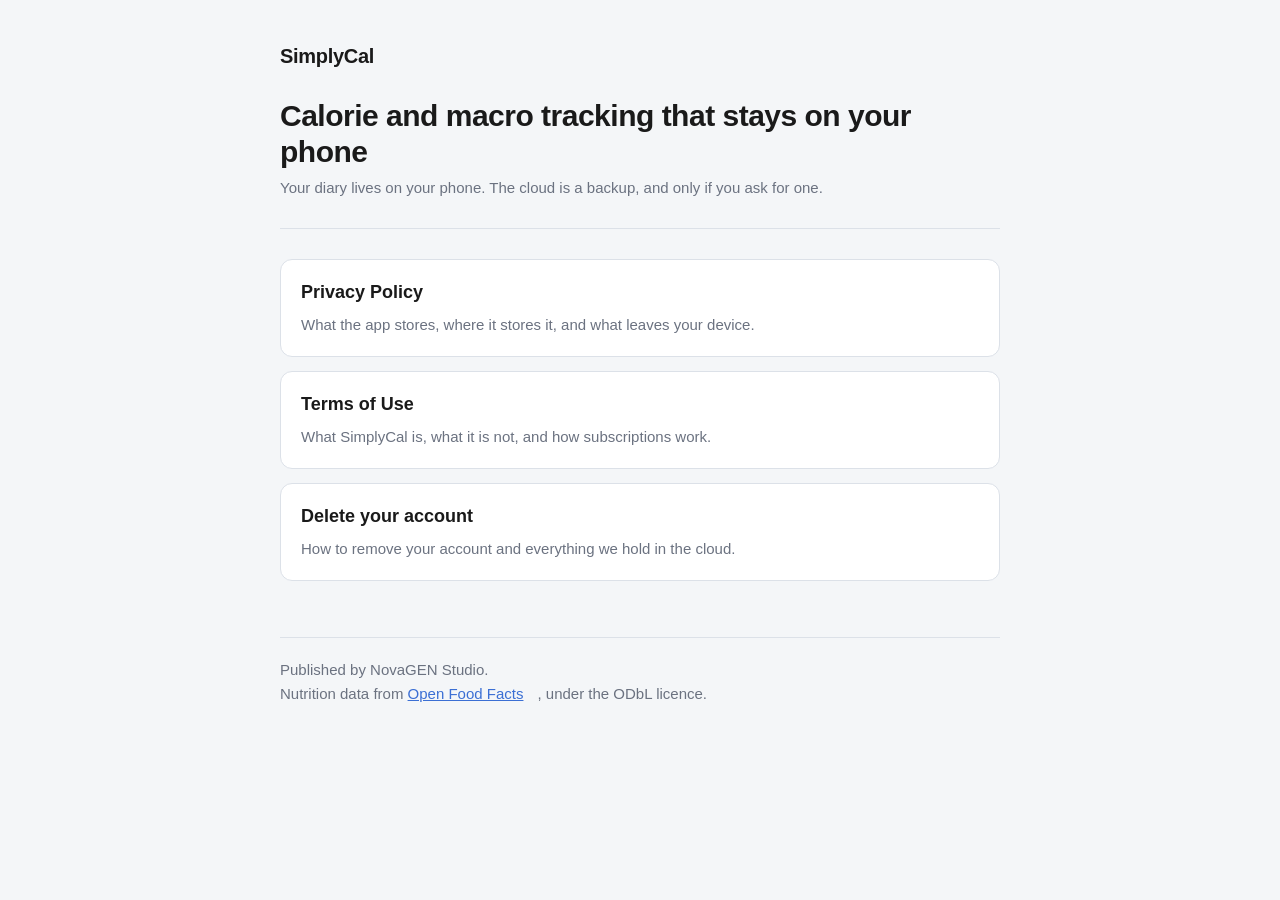
<file: index.html>
<!DOCTYPE html>
<html lang="en">
<head>
<meta charset="utf-8">
<meta name="viewport" content="width=device-width, initial-scale=1">
<meta name="color-scheme" content="light dark">
<title>SimplyCal</title>
<meta name="description" content="SimplyCal — calorie and macro tracking that stays on your phone.">
<link rel="stylesheet" href="style.css">
</head>
<body>
<header>
  <a class="marque" href="index.html">SimplyCal</a>
  <h1>Calorie and macro tracking that stays on your phone</h1>
  <p class="date">Your diary lives on your phone. The cloud is a backup, and only if you ask for one.</p>
</header>
<main>
  <div class="liens">
    <a class="carte" href="privacy.html">
      <strong>Privacy Policy</strong>
      <span>What the app stores, where it stores it, and what leaves your device.</span>
    </a>
    <a class="carte" href="terms.html">
      <strong>Terms of Use</strong>
      <span>What SimplyCal is, what it is not, and how subscriptions work.</span>
    </a>
    <a class="carte" href="delete-account.html">
      <strong>Delete your account</strong>
      <span>How to remove your account and everything we hold in the cloud.</span>
    </a>
  </div>
</main>
<footer>
  Published by NovaGEN Studio.<br>
  Nutrition data from <a href="https://world.openfoodfacts.org">Open Food Facts</a>, under the ODbL licence.
</footer>
</body>
</html>
</file>
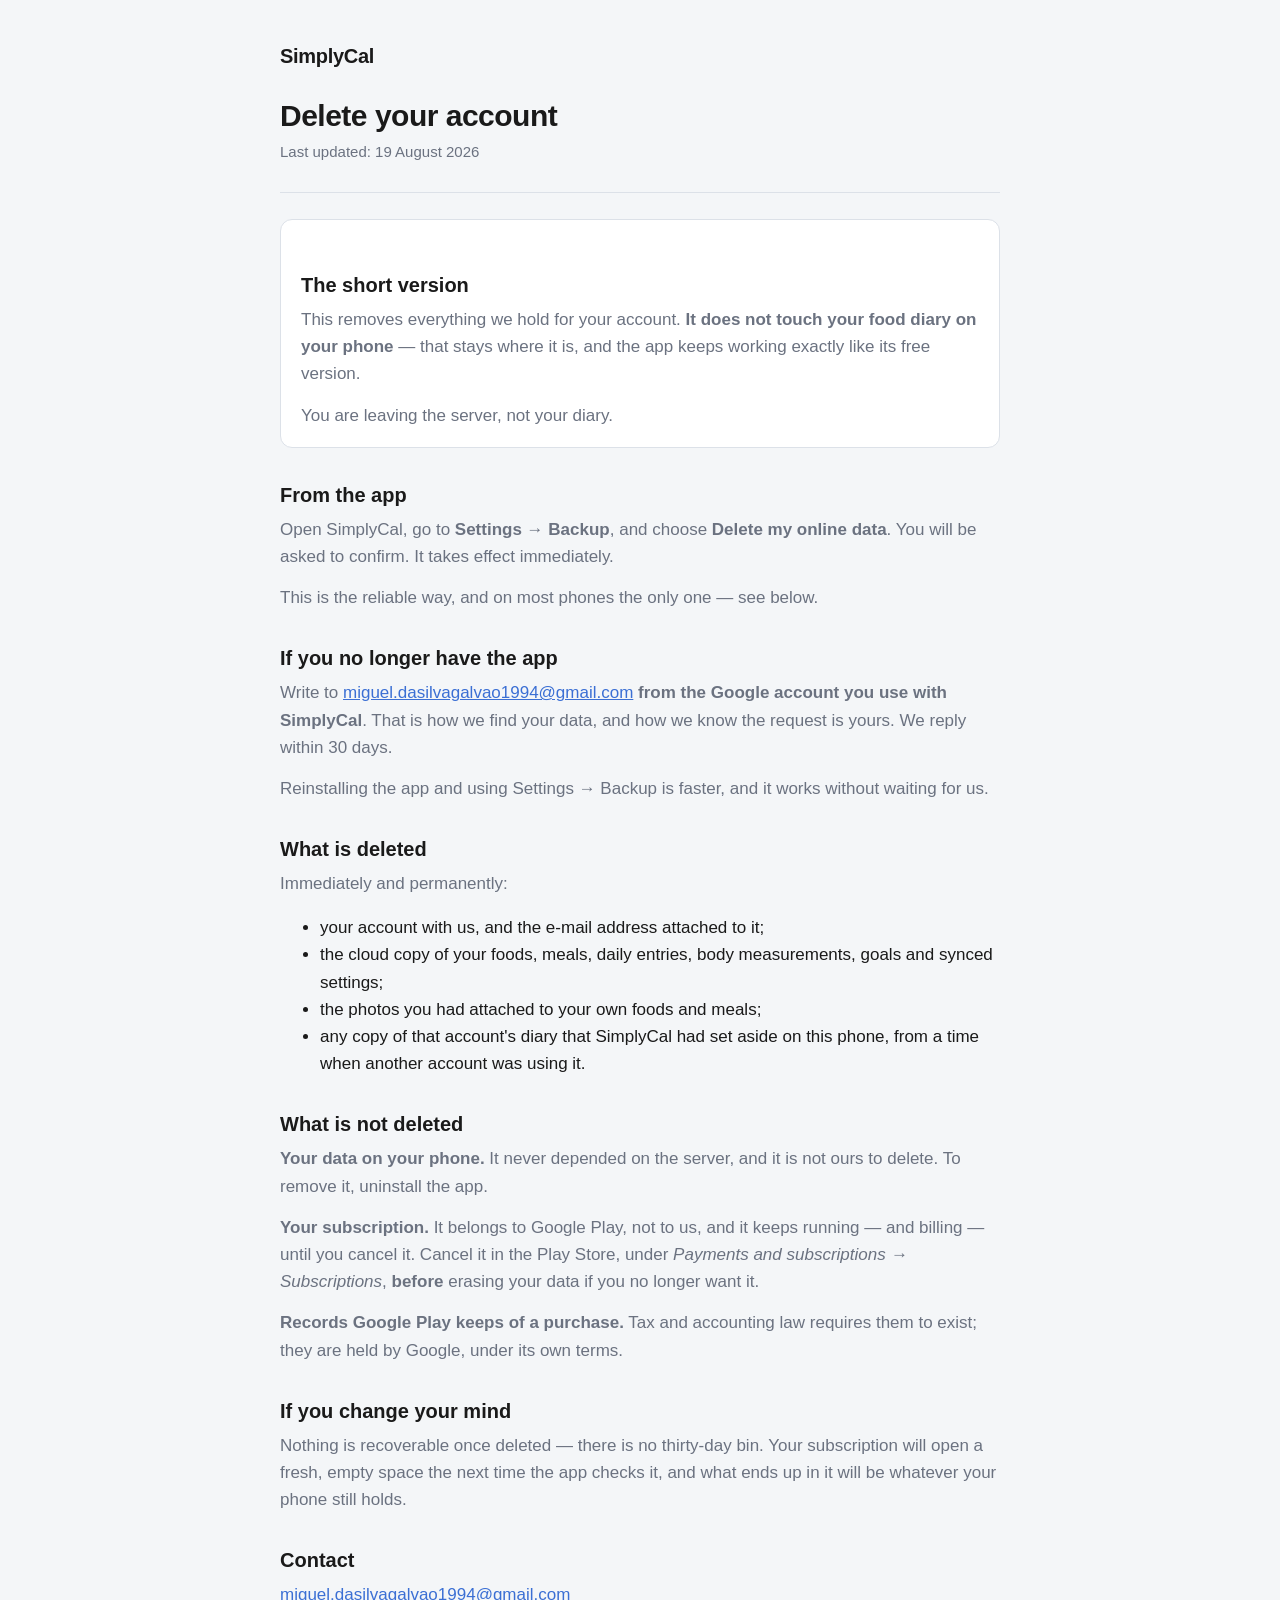
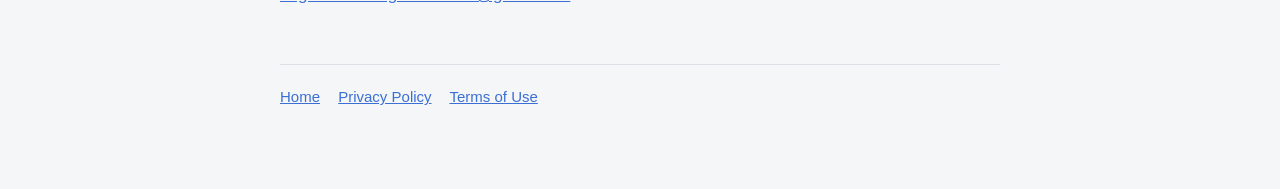
<file: delete-account.html>
<!DOCTYPE html>
<html lang="en">
<head>
<meta charset="utf-8">
<meta name="viewport" content="width=device-width, initial-scale=1">
<meta name="color-scheme" content="light dark">
<title>Delete your account — SimplyCal</title>
<meta name="description" content="How to delete your SimplyCal account and everything stored in the cloud.">
<link rel="stylesheet" href="style.css">
</head>
<body>
<header>
  <a class="marque" href="index.html">SimplyCal</a>
  <h1>Delete your account</h1>
  <p class="date">Last updated: 19 August 2026</p>
</header>
<main>
  <section class="resume">
    <h2>The short version</h2>
    <p>This removes everything we hold for your account. <strong>It does not touch your food diary on your phone</strong> — that stays where it is, and the app keeps working exactly like its free version.</p>
    <p>You are leaving the server, not your diary.</p>
  </section>
  <section>
    <h2>From the app</h2>
    <p>Open SimplyCal, go to <strong>Settings → Backup</strong>, and choose <strong>Delete my online data</strong>. You will be asked to confirm. It takes effect immediately.</p>
    <p>This is the reliable way, and on most phones the only one — see below.</p>
  </section>
  <section>
    <h2>If you no longer have the app</h2>
    <p>Write to <a href="mailto:miguel.dasilvagalvao1994@gmail.com?subject=Delete%20my%20SimplyCal%20data">miguel.dasilvagalvao1994@gmail.com</a> <strong>from the Google account you use with SimplyCal</strong>. That is how we find your data, and how we know the request is yours. We reply within 30 days.</p>
    <p>Reinstalling the app and using Settings → Backup is faster, and it works without waiting for us.</p>
  </section>
  <section>
    <h2>What is deleted</h2>
    <p>Immediately and permanently:</p>
    <ul>
      <li>your account with us, and the e-mail address attached to it;</li>
      <li>the cloud copy of your foods, meals, daily entries, body measurements, goals and synced settings;</li>
      <li>the photos you had attached to your own foods and meals;</li>
      <li>any copy of that account's diary that SimplyCal had set aside on this phone, from a time when another account was using it.</li>
    </ul>
  </section>
  <section>
    <h2>What is not deleted</h2>
    <p><strong>Your data on your phone.</strong> It never depended on the server, and it is not ours to delete. To remove it, uninstall the app.</p>
    <p><strong>Your subscription.</strong> It belongs to Google Play, not to us, and it keeps running — and billing — until you cancel it. Cancel it in the Play Store, under <em>Payments and subscriptions → Subscriptions</em>, <strong>before</strong> erasing your data if you no longer want it.</p>
    <p><strong>Records Google Play keeps of a purchase.</strong> Tax and accounting law requires them to exist; they are held by Google, under its own terms.</p>
  </section>
  <section>
    <h2>If you change your mind</h2>
    <p>Nothing is recoverable once deleted — there is no thirty-day bin. Your subscription will open a fresh, empty space the next time the app checks it, and what ends up in it will be whatever your phone still holds.</p>
  </section>
  <section>
    <h2>Contact</h2>
    <p><a href="mailto:miguel.dasilvagalvao1994@gmail.com">miguel.dasilvagalvao1994@gmail.com</a></p>
  </section>
</main>
<footer>
  <a href="index.html">Home</a> <a href="privacy.html">Privacy Policy</a> <a href="terms.html">Terms of Use</a>
</footer>
</body>
</html>
</file>
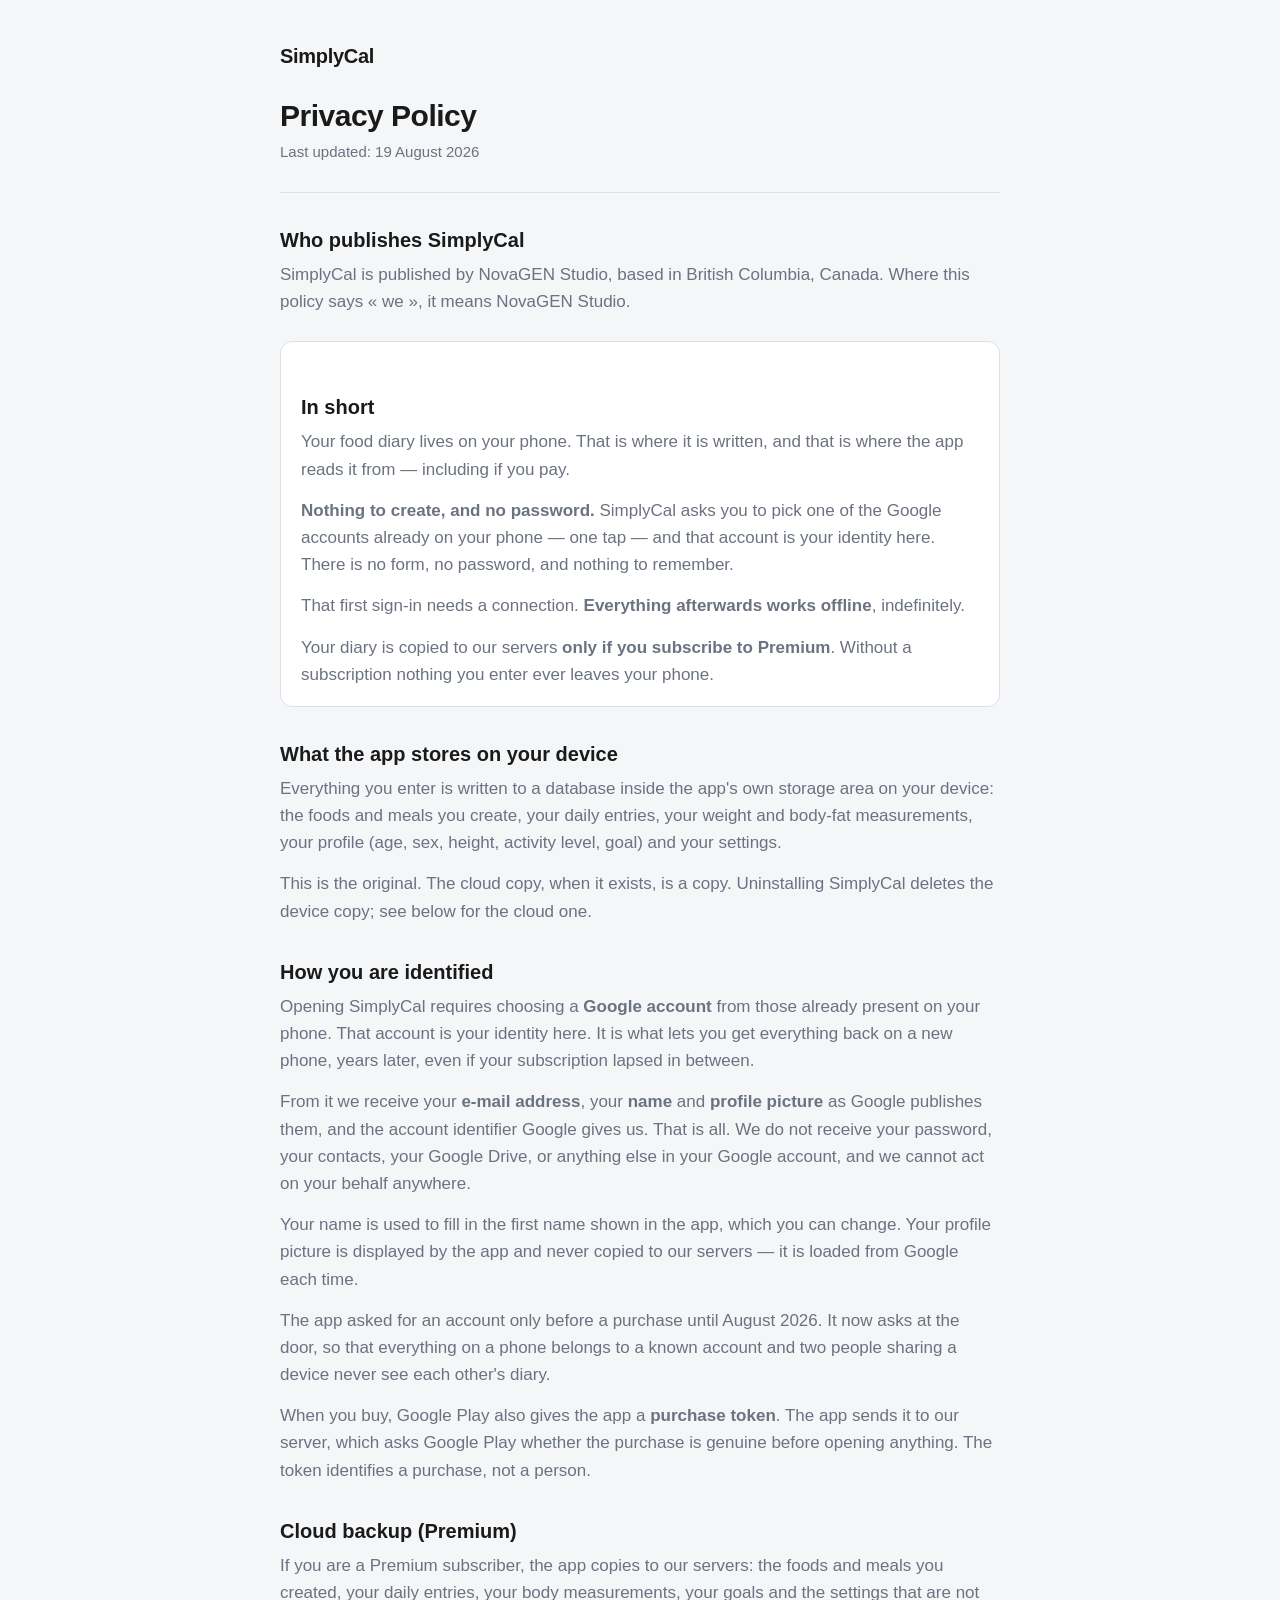
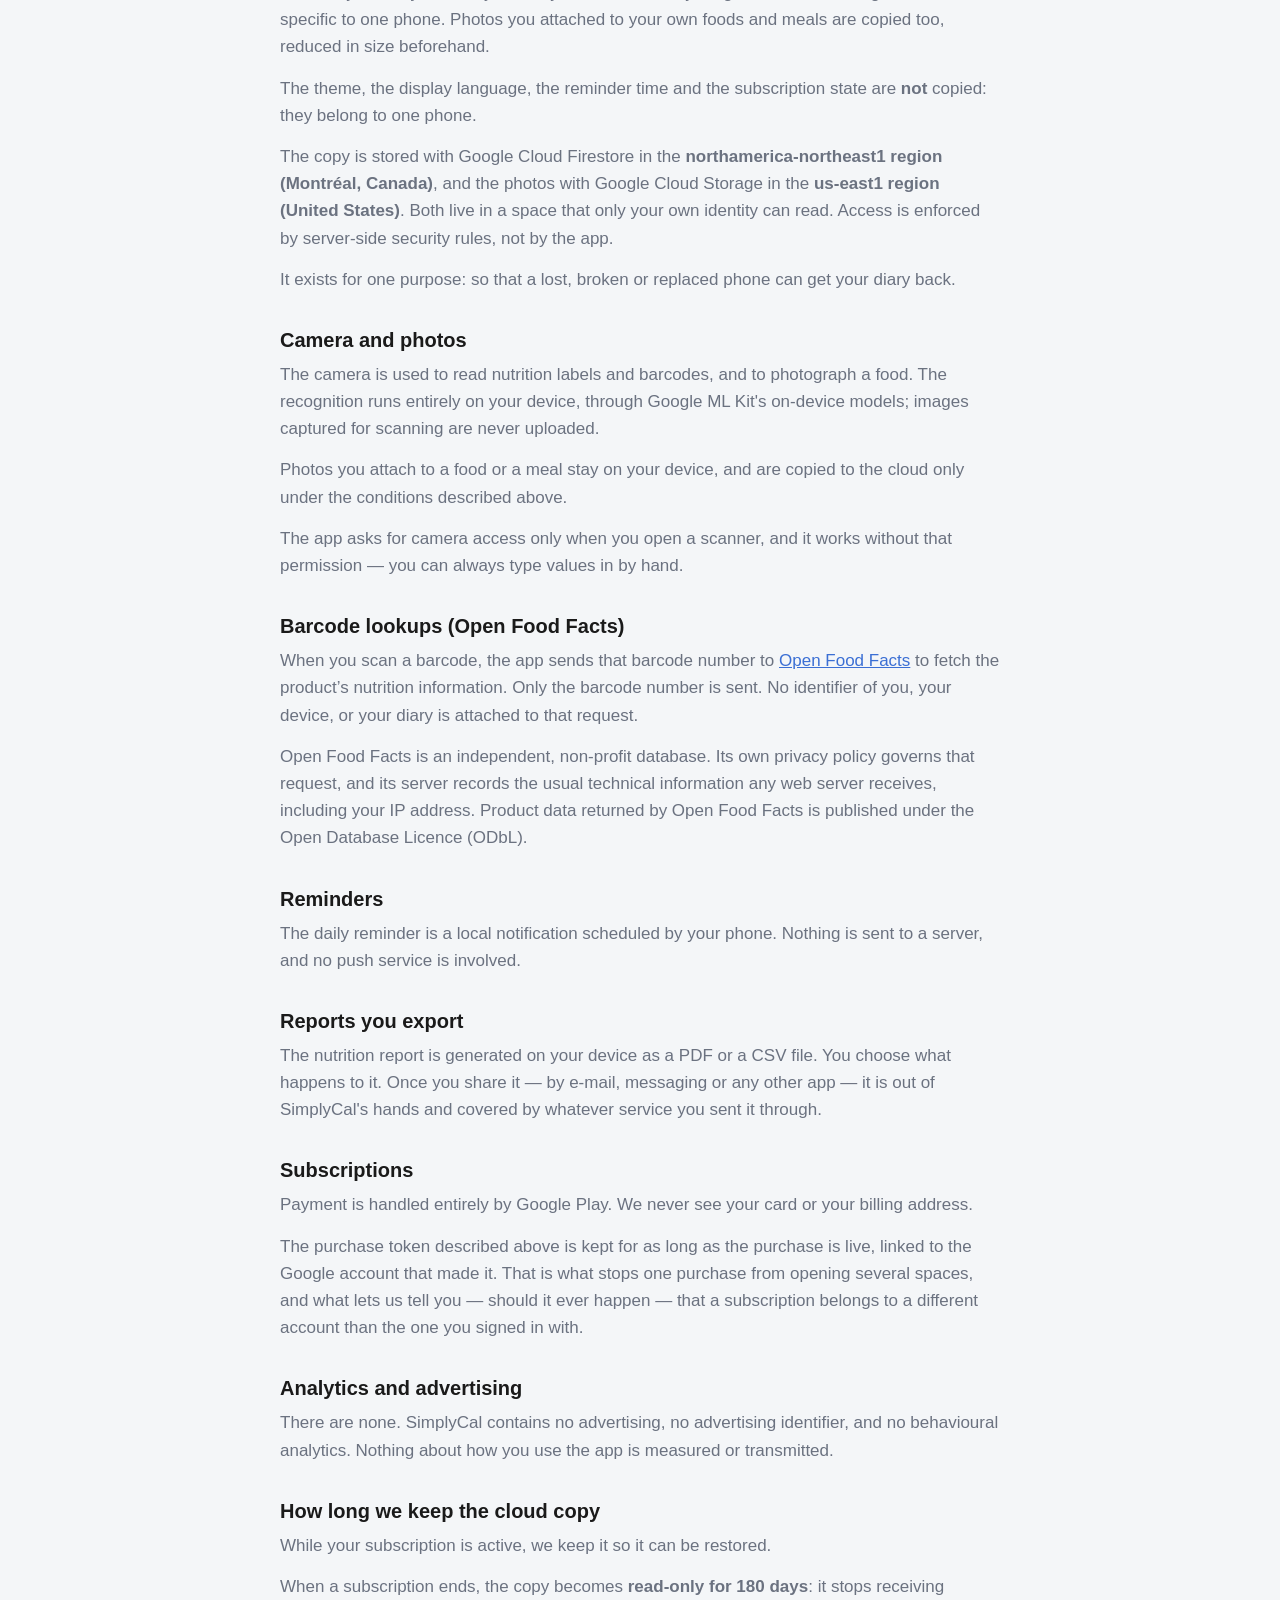
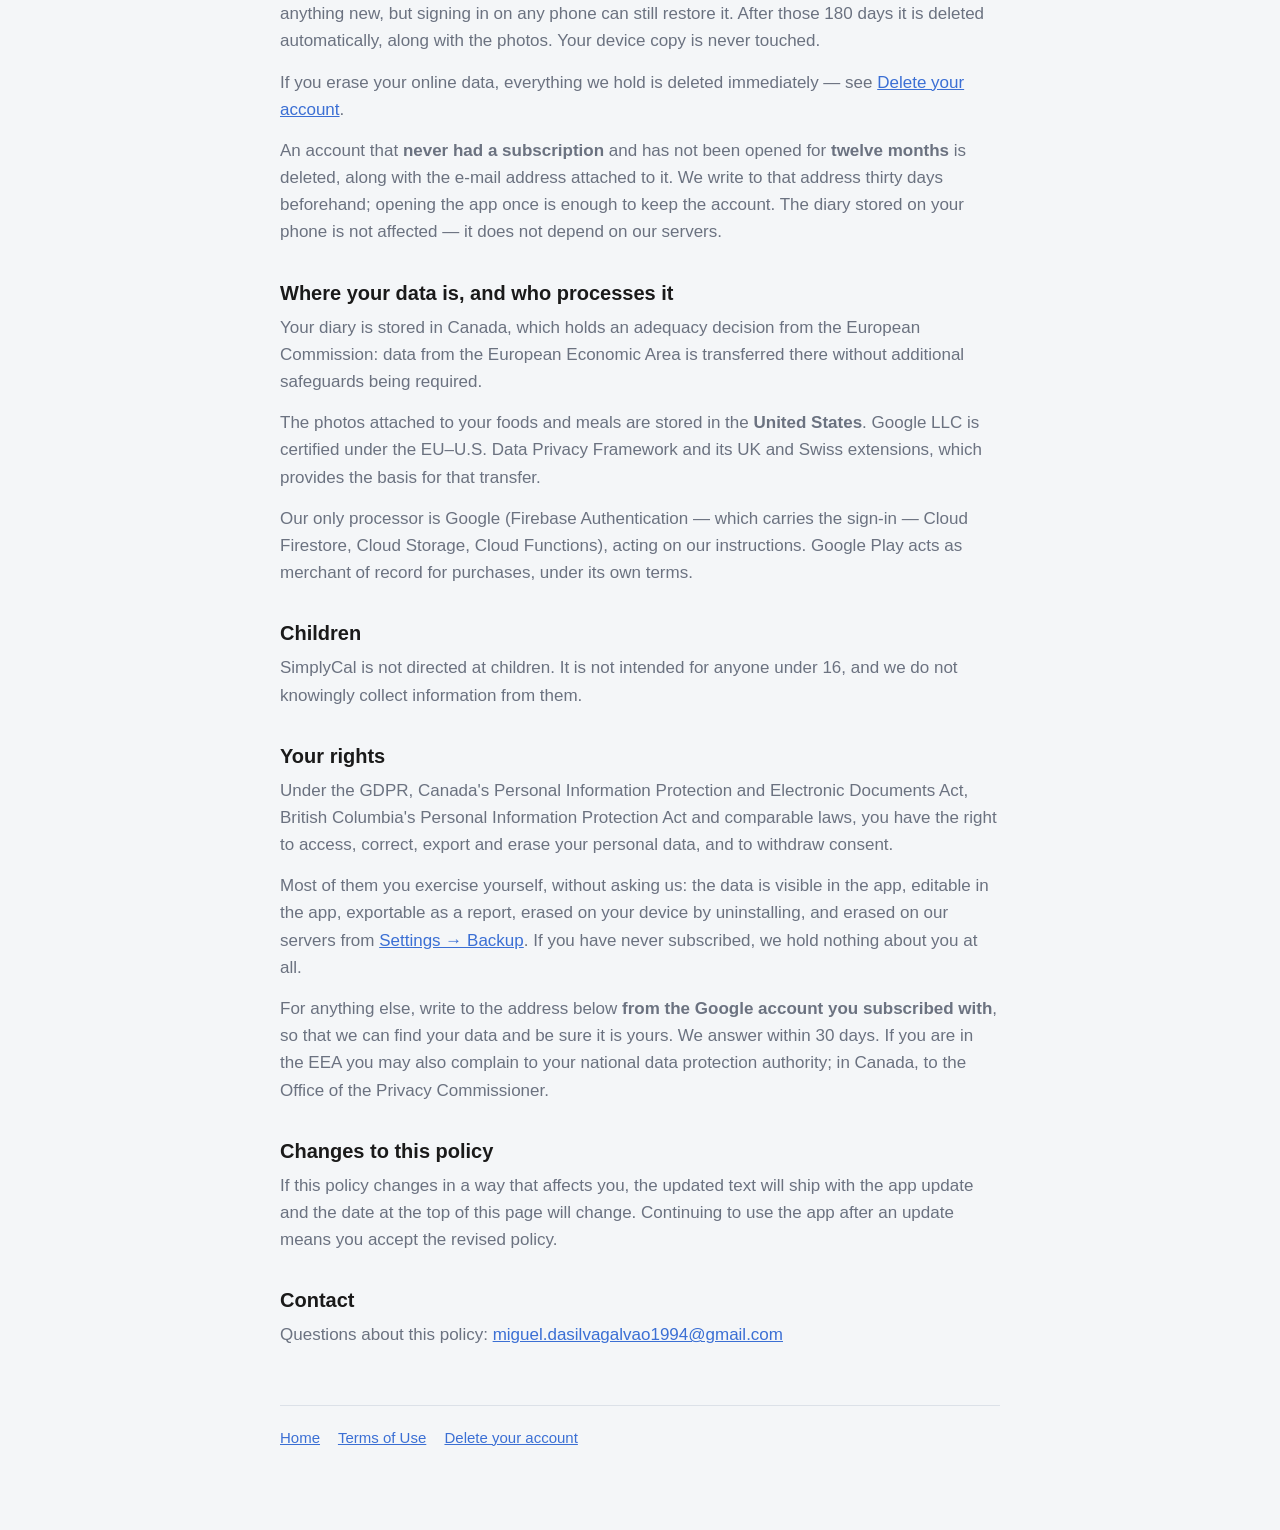
<file: privacy.html>
<!DOCTYPE html>
<html lang="en">
<head>
<meta charset="utf-8">
<meta name="viewport" content="width=device-width, initial-scale=1">
<meta name="color-scheme" content="light dark">
<title>Privacy Policy — SimplyCal</title>
<meta name="description" content="How SimplyCal handles your data: it stays on your phone, and goes to the cloud only if you ask it to.">
<link rel="stylesheet" href="style.css">
</head>
<body>
<header>
  <a class="marque" href="index.html">SimplyCal</a>
  <h1>Privacy Policy</h1>
  <p class="date">Last updated: 19 August 2026</p>
</header>
<main>
  <section>
    <h2>Who publishes SimplyCal</h2>
    <p>SimplyCal is published by NovaGEN Studio, based in British Columbia, Canada. Where this policy says &laquo;&nbsp;we&nbsp;&raquo;, it means NovaGEN Studio.</p>
  </section>
  <section class="resume">
    <h2>In short</h2>
    <p>Your food diary lives on your phone. That is where it is written, and that is where the app reads it from — including if you pay.</p>
    <p><strong>Nothing to create, and no password.</strong> SimplyCal asks you to pick one of the Google accounts already on your phone — one tap — and that account is your identity here. There is no form, no password, and nothing to remember.</p>
    <p>That first sign-in needs a connection. <strong>Everything afterwards works offline</strong>, indefinitely.</p>
    <p>Your diary is copied to our servers <strong>only if you subscribe to Premium</strong>. Without a subscription nothing you enter ever leaves your phone.</p>
  </section>
  <section>
    <h2>What the app stores on your device</h2>
    <p>Everything you enter is written to a database inside the app's own storage area on your device: the foods and meals you create, your daily entries, your weight and body-fat measurements, your profile (age, sex, height, activity level, goal) and your settings.</p>
    <p>This is the original. The cloud copy, when it exists, is a copy. Uninstalling SimplyCal deletes the device copy; see below for the cloud one.</p>
  </section>
  <section>
    <h2>How you are identified</h2>
    <p>Opening SimplyCal requires choosing a <strong>Google account</strong> from those already present on your phone. That account is your identity here. It is what lets you get everything back on a new phone, years later, even if your subscription lapsed in between.</p>
    <p>From it we receive your <strong>e-mail address</strong>, your <strong>name</strong> and <strong>profile picture</strong> as Google publishes them, and the account identifier Google gives us. That is all. We do not receive your password, your contacts, your Google Drive, or anything else in your Google account, and we cannot act on your behalf anywhere.</p>
    <p>Your name is used to fill in the first name shown in the app, which you can change. Your profile picture is displayed by the app and never copied to our servers — it is loaded from Google each time.</p>
    <p>The app asked for an account only before a purchase until August 2026. It now asks at the door, so that everything on a phone belongs to a known account and two people sharing a device never see each other's diary.</p>
    <p>When you buy, Google Play also gives the app a <strong>purchase token</strong>. The app sends it to our server, which asks Google Play whether the purchase is genuine before opening anything. The token identifies a purchase, not a person.</p>
  </section>
  <section>
    <h2>Cloud backup (Premium)</h2>
    <p>If you are a Premium subscriber, the app copies to our servers: the foods and meals you created, your daily entries, your body measurements, your goals and the settings that are not specific to one phone. Photos you attached to your own foods and meals are copied too, reduced in size beforehand.</p>
    <p>The theme, the display language, the reminder time and the subscription state are <strong>not</strong> copied: they belong to one phone.</p>
    <p>The copy is stored with Google Cloud Firestore in the <strong>northamerica-northeast1 region (Montréal, Canada)</strong>, and the photos with Google Cloud Storage in the <strong>us-east1 region (United States)</strong>. Both live in a space that only your own identity can read. Access is enforced by server-side security rules, not by the app.</p>
    <p>It exists for one purpose: so that a lost, broken or replaced phone can get your diary back.</p>
  </section>
  <section>
    <h2>Camera and photos</h2>
    <p>The camera is used to read nutrition labels and barcodes, and to photograph a food. The recognition runs entirely on your device, through Google ML Kit's on-device models; images captured for scanning are never uploaded.</p>
    <p>Photos you attach to a food or a meal stay on your device, and are copied to the cloud only under the conditions described above.</p>
    <p>The app asks for camera access only when you open a scanner, and it works without that permission — you can always type values in by hand.</p>
  </section>
  <section>
    <h2>Barcode lookups (Open Food Facts)</h2>
    <p>When you scan a barcode, the app sends that barcode number to <a href="https://world.openfoodfacts.org">Open Food Facts</a> to fetch the product’s nutrition information. Only the barcode number is sent. No identifier of you, your device, or your diary is attached to that request.</p>
    <p>Open Food Facts is an independent, non-profit database. Its own privacy policy governs that request, and its server records the usual technical information any web server receives, including your IP address. Product data returned by Open Food Facts is published under the Open Database Licence (ODbL).</p>
  </section>
  <section>
    <h2>Reminders</h2>
    <p>The daily reminder is a local notification scheduled by your phone. Nothing is sent to a server, and no push service is involved.</p>
  </section>
  <section>
    <h2>Reports you export</h2>
    <p>The nutrition report is generated on your device as a PDF or a CSV file. You choose what happens to it. Once you share it — by e-mail, messaging or any other app — it is out of SimplyCal's hands and covered by whatever service you sent it through.</p>
  </section>
  <section>
    <h2>Subscriptions</h2>
    <p>Payment is handled entirely by Google Play. We never see your card or your billing address.</p>
    <p>The purchase token described above is kept for as long as the purchase is live, linked to the Google account that made it. That is what stops one purchase from opening several spaces, and what lets us tell you — should it ever happen — that a subscription belongs to a different account than the one you signed in with.</p>
  </section>
  <section>
    <h2>Analytics and advertising</h2>
    <p>There are none. SimplyCal contains no advertising, no advertising identifier, and no behavioural analytics. Nothing about how you use the app is measured or transmitted.</p>
  </section>
  <section>
    <h2>How long we keep the cloud copy</h2>
    <p>While your subscription is active, we keep it so it can be restored.</p>
    <p>When a subscription ends, the copy becomes <strong>read-only for 180 days</strong>: it stops receiving anything new, but signing in on any phone can still restore it. After those 180 days it is deleted automatically, along with the photos. Your device copy is never touched.</p>
    <p>If you erase your online data, everything we hold is deleted immediately — see <a href="delete-account.html">Delete your account</a>.</p>
    <p>An account that <strong>never had a subscription</strong> and has not been opened for <strong>twelve months</strong> is deleted, along with the e-mail address attached to it. We write to that address thirty days beforehand; opening the app once is enough to keep the account. The diary stored on your phone is not affected — it does not depend on our servers.</p>
  </section>
  <section>
    <h2>Where your data is, and who processes it</h2>
    <p>Your diary is stored in Canada, which holds an adequacy decision from the European Commission: data from the European Economic Area is transferred there without additional safeguards being required.</p>
    <p>The photos attached to your foods and meals are stored in the <strong>United States</strong>. Google LLC is certified under the EU–U.S. Data Privacy Framework and its UK and Swiss extensions, which provides the basis for that transfer.</p>
    <p>Our only processor is Google (Firebase Authentication — which carries the sign-in — Cloud Firestore, Cloud Storage, Cloud Functions), acting on our instructions. Google Play acts as merchant of record for purchases, under its own terms.</p>
  </section>
  <section>
    <h2>Children</h2>
    <p>SimplyCal is not directed at children. It is not intended for anyone under 16, and we do not knowingly collect information from them.</p>
  </section>
  <section>
    <h2>Your rights</h2>
    <p>Under the GDPR, Canada's Personal Information Protection and Electronic Documents Act, British Columbia's Personal Information Protection Act and comparable laws, you have the right to access, correct, export and erase your personal data, and to withdraw consent.</p>
    <p>Most of them you exercise yourself, without asking us: the data is visible in the app, editable in the app, exportable as a report, erased on your device by uninstalling, and erased on our servers from <a href="delete-account.html">Settings → Backup</a>. If you have never subscribed, we hold nothing about you at all.</p>
    <p>For anything else, write to the address below <strong>from the Google account you subscribed with</strong>, so that we can find your data and be sure it is yours. We answer within 30 days. If you are in the EEA you may also complain to your national data protection authority; in Canada, to the Office of the Privacy Commissioner.</p>
  </section>
  <section>
    <h2>Changes to this policy</h2>
    <p>If this policy changes in a way that affects you, the updated text will ship with the app update and the date at the top of this page will change. Continuing to use the app after an update means you accept the revised policy.</p>
  </section>
  <section>
    <h2>Contact</h2>
    <p>Questions about this policy: <a href="mailto:miguel.dasilvagalvao1994@gmail.com">miguel.dasilvagalvao1994@gmail.com</a></p>
  </section>
</main>
<footer>
  <a href="index.html">Home</a> <a href="terms.html">Terms of Use</a> <a href="delete-account.html">Delete your account</a>
</footer>
</body>
</html>
</file>
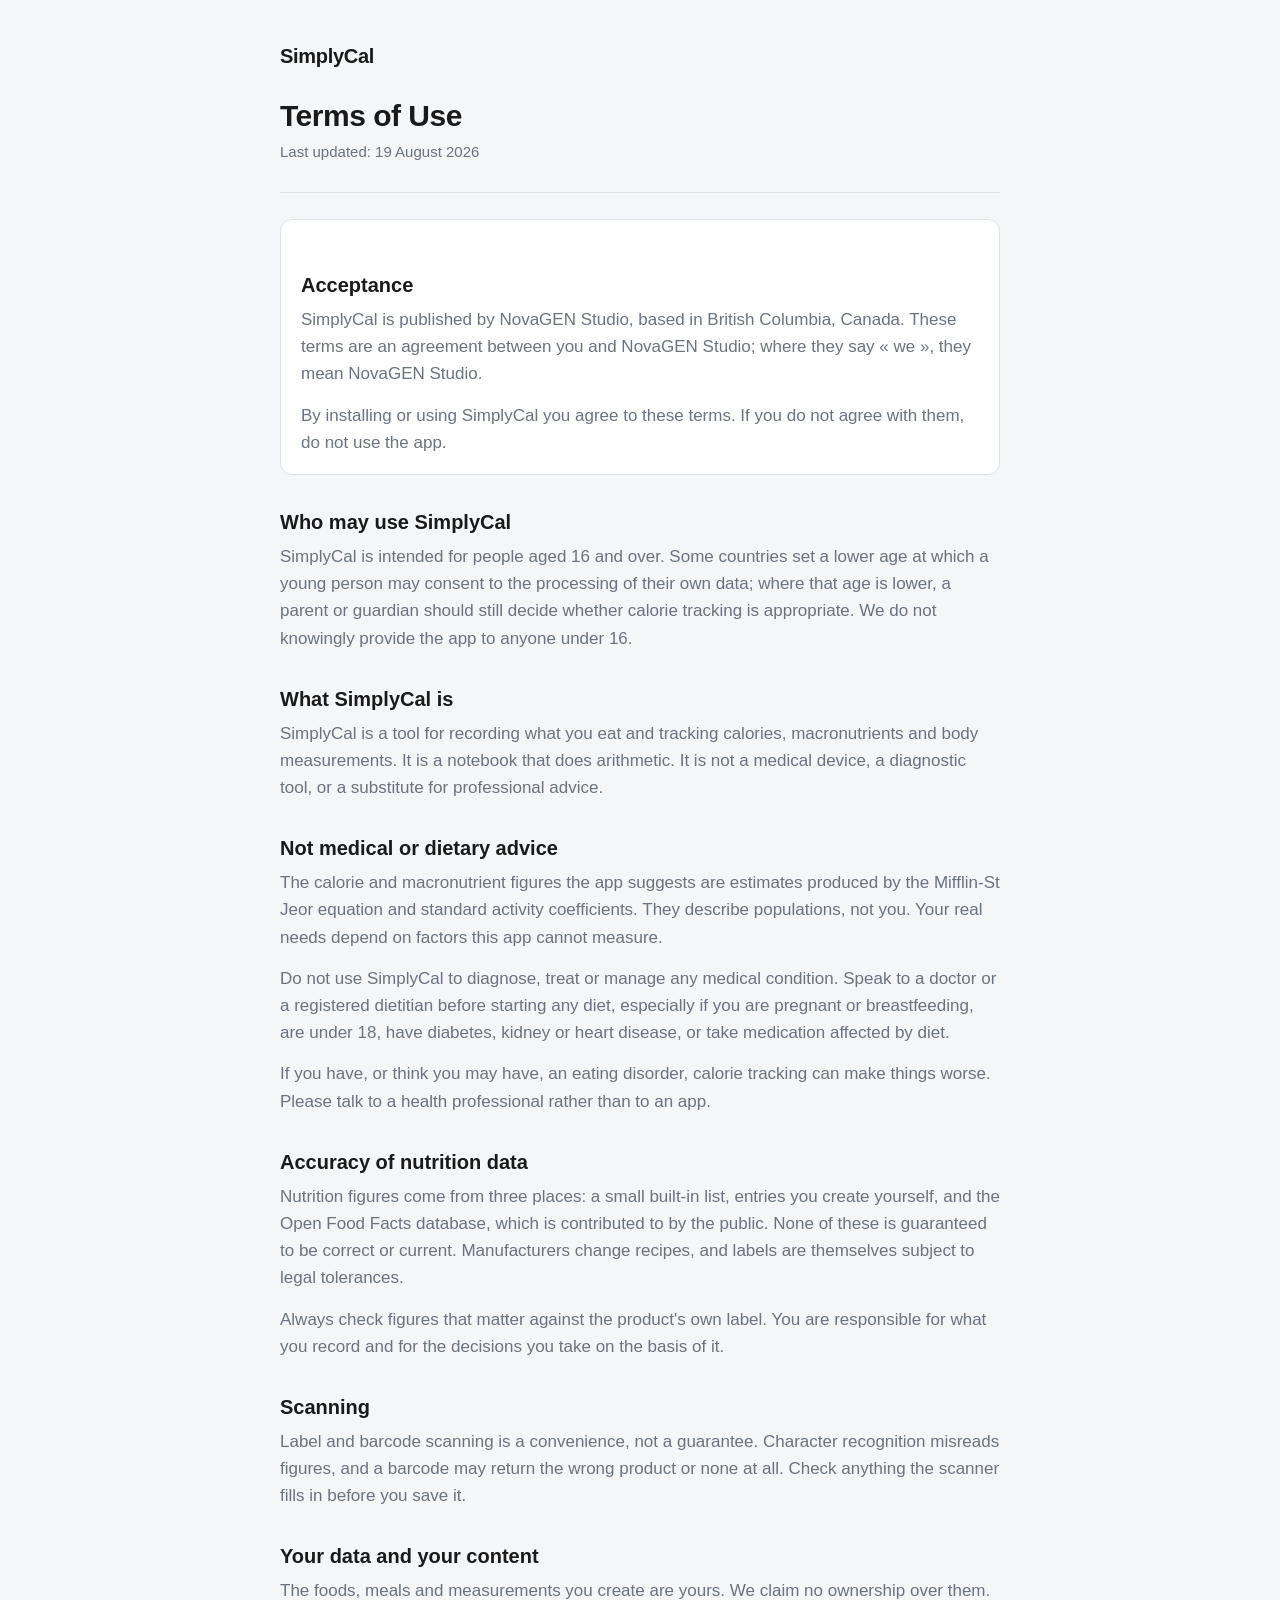
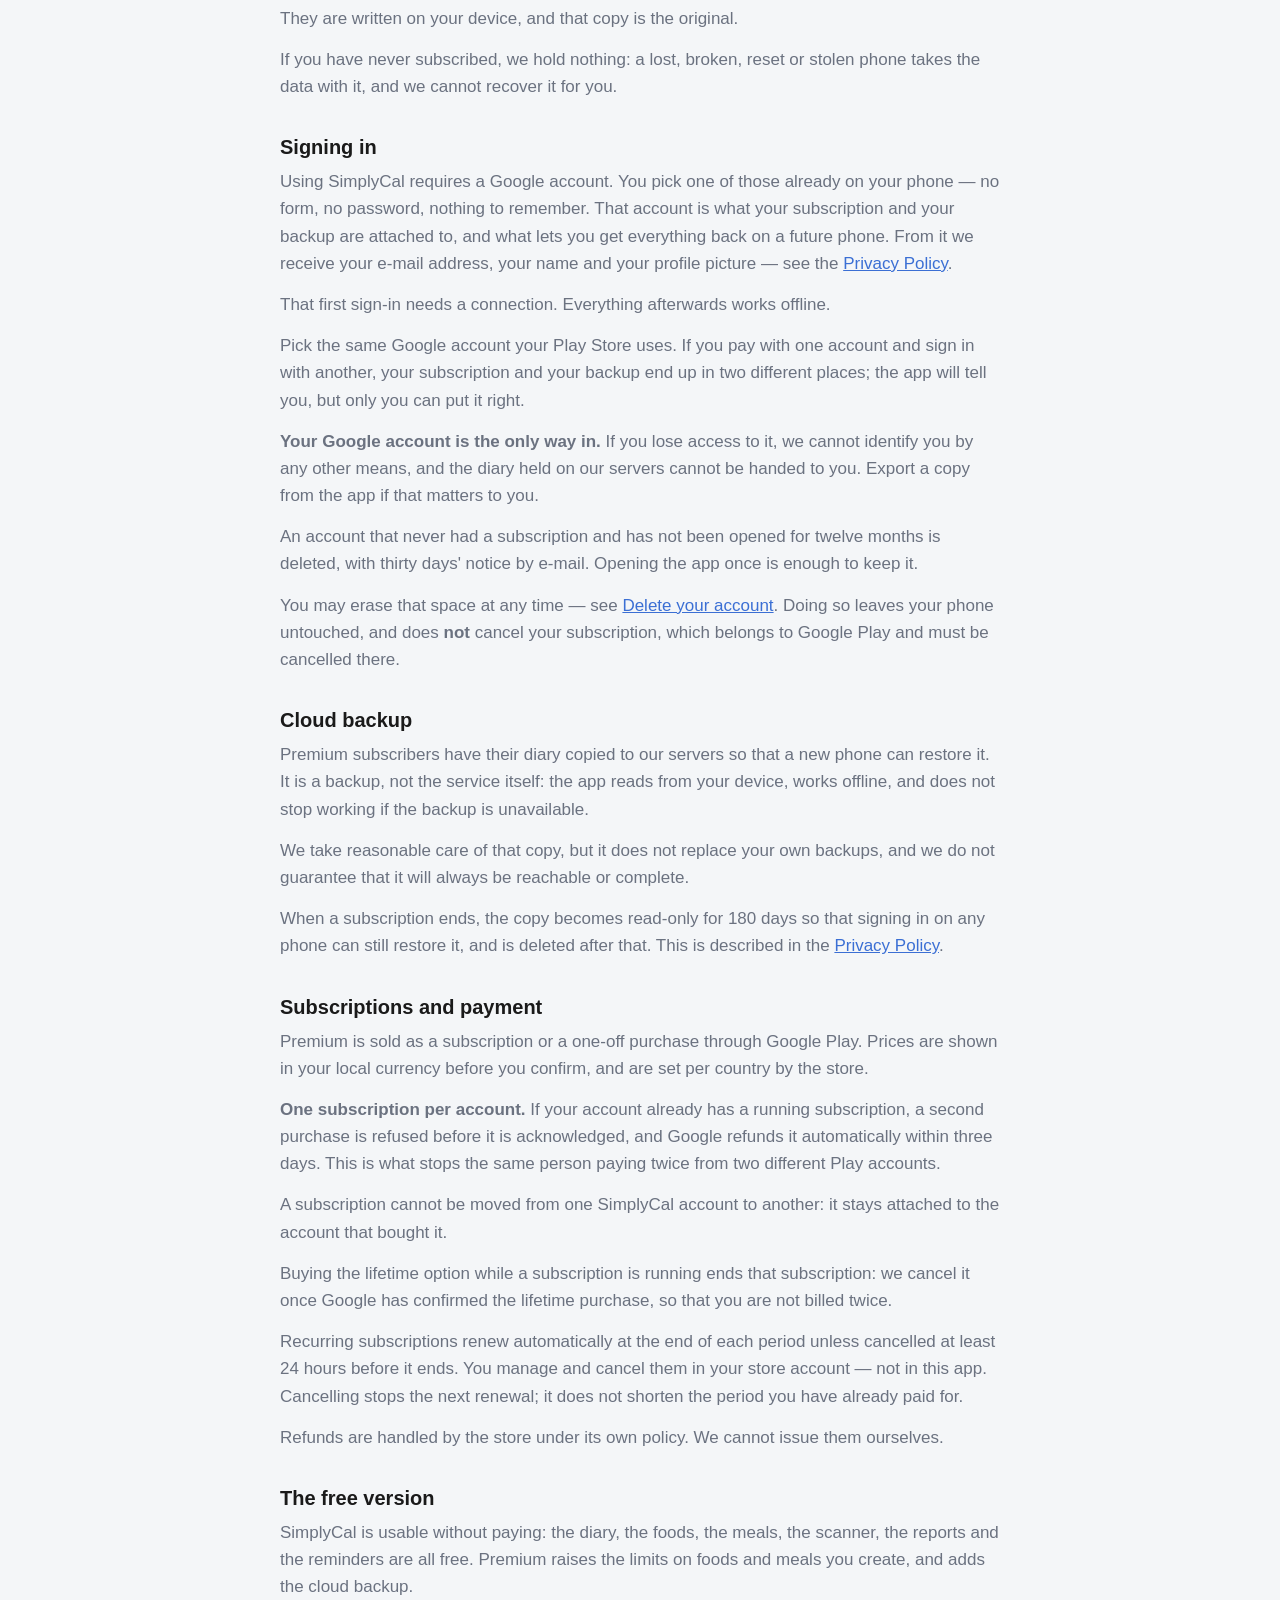
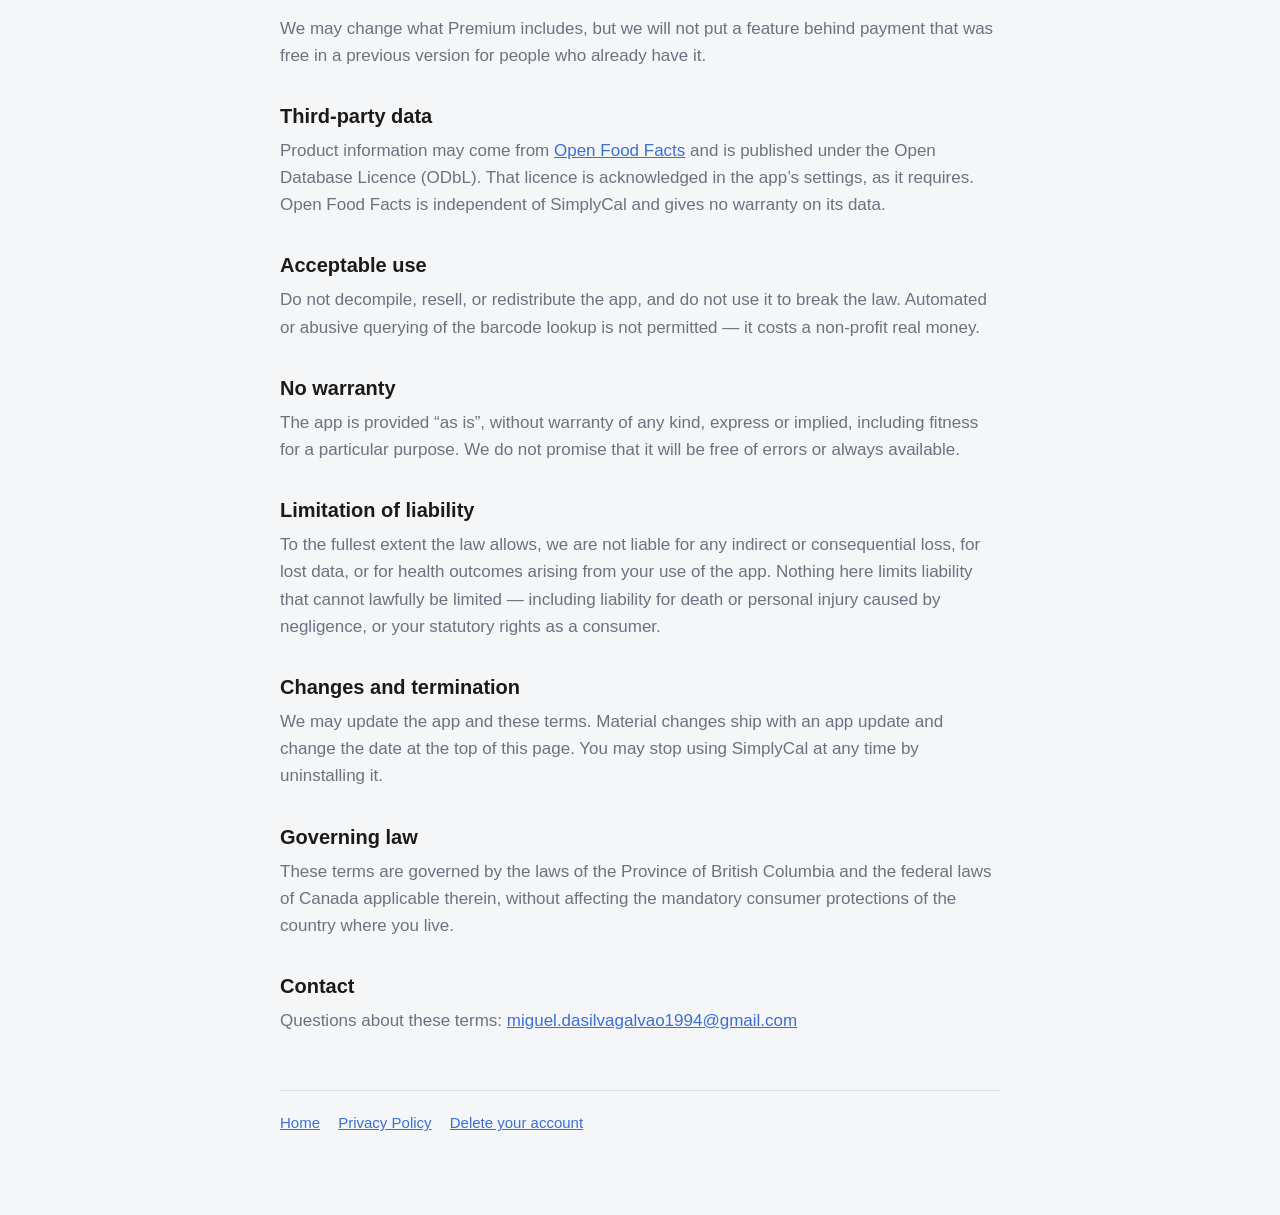
<file: terms.html>
<!DOCTYPE html>
<html lang="en">
<head>
<meta charset="utf-8">
<meta name="viewport" content="width=device-width, initial-scale=1">
<meta name="color-scheme" content="light dark">
<title>Terms of Use — SimplyCal</title>
<meta name="description" content="The terms under which SimplyCal is provided.">
<link rel="stylesheet" href="style.css">
</head>
<body>
<header>
  <a class="marque" href="index.html">SimplyCal</a>
  <h1>Terms of Use</h1>
  <p class="date">Last updated: 19 August 2026</p>
</header>
<main>
  <section class="resume">
    <h2>Acceptance</h2>
    <p>SimplyCal is published by NovaGEN Studio, based in British Columbia, Canada. These terms are an agreement between you and NovaGEN Studio; where they say &laquo;&nbsp;we&nbsp;&raquo;, they mean NovaGEN Studio.</p>
    <p>By installing or using SimplyCal you agree to these terms. If you do not agree with them, do not use the app.</p>
  </section>
  <section>
    <h2>Who may use SimplyCal</h2>
    <p>SimplyCal is intended for people aged 16 and over. Some countries set a lower age at which a young person may consent to the processing of their own data; where that age is lower, a parent or guardian should still decide whether calorie tracking is appropriate. We do not knowingly provide the app to anyone under 16.</p>
  </section>
  <section>
    <h2>What SimplyCal is</h2>
    <p>SimplyCal is a tool for recording what you eat and tracking calories, macronutrients and body measurements. It is a notebook that does arithmetic. It is not a medical device, a diagnostic tool, or a substitute for professional advice.</p>
  </section>
  <section>
    <h2>Not medical or dietary advice</h2>
    <p>The calorie and macronutrient figures the app suggests are estimates produced by the Mifflin-St Jeor equation and standard activity coefficients. They describe populations, not you. Your real needs depend on factors this app cannot measure.</p>
    <p>Do not use SimplyCal to diagnose, treat or manage any medical condition. Speak to a doctor or a registered dietitian before starting any diet, especially if you are pregnant or breastfeeding, are under 18, have diabetes, kidney or heart disease, or take medication affected by diet.</p>
    <p>If you have, or think you may have, an eating disorder, calorie tracking can make things worse. Please talk to a health professional rather than to an app.</p>
  </section>
  <section>
    <h2>Accuracy of nutrition data</h2>
    <p>Nutrition figures come from three places: a small built-in list, entries you create yourself, and the Open Food Facts database, which is contributed to by the public. None of these is guaranteed to be correct or current. Manufacturers change recipes, and labels are themselves subject to legal tolerances.</p>
    <p>Always check figures that matter against the product's own label. You are responsible for what you record and for the decisions you take on the basis of it.</p>
  </section>
  <section>
    <h2>Scanning</h2>
    <p>Label and barcode scanning is a convenience, not a guarantee. Character recognition misreads figures, and a barcode may return the wrong product or none at all. Check anything the scanner fills in before you save it.</p>
  </section>
  <section>
    <h2>Your data and your content</h2>
    <p>The foods, meals and measurements you create are yours. We claim no ownership over them. They are written on your device, and that copy is the original.</p>
    <p>If you have never subscribed, we hold nothing: a lost, broken, reset or stolen phone takes the data with it, and we cannot recover it for you.</p>
  </section>
  <section>
    <h2>Signing in</h2>
    <p>Using SimplyCal requires a Google account. You pick one of those already on your phone — no form, no password, nothing to remember. That account is what your subscription and your backup are attached to, and what lets you get everything back on a future phone. From it we receive your e-mail address, your name and your profile picture — see the <a href="privacy.html">Privacy Policy</a>.</p>
    <p>That first sign-in needs a connection. Everything afterwards works offline.</p>
    <p>Pick the same Google account your Play Store uses. If you pay with one account and sign in with another, your subscription and your backup end up in two different places; the app will tell you, but only you can put it right.</p>
    <p><strong>Your Google account is the only way in.</strong> If you lose access to it, we cannot identify you by any other means, and the diary held on our servers cannot be handed to you. Export a copy from the app if that matters to you.</p>
    <p>An account that never had a subscription and has not been opened for twelve months is deleted, with thirty days' notice by e-mail. Opening the app once is enough to keep it.</p>
    <p>You may erase that space at any time — see <a href="delete-account.html">Delete your account</a>. Doing so leaves your phone untouched, and does <strong>not</strong> cancel your subscription, which belongs to Google Play and must be cancelled there.</p>
  </section>
  <section>
    <h2>Cloud backup</h2>
    <p>Premium subscribers have their diary copied to our servers so that a new phone can restore it. It is a backup, not the service itself: the app reads from your device, works offline, and does not stop working if the backup is unavailable.</p>
    <p>We take reasonable care of that copy, but it does not replace your own backups, and we do not guarantee that it will always be reachable or complete.</p>
    <p>When a subscription ends, the copy becomes read-only for 180 days so that signing in on any phone can still restore it, and is deleted after that. This is described in the <a href="privacy.html">Privacy Policy</a>.</p>
  </section>
  <section>
    <h2>Subscriptions and payment</h2>
    <p>Premium is sold as a subscription or a one-off purchase through Google Play. Prices are shown in your local currency before you confirm, and are set per country by the store.</p>
    <p><strong>One subscription per account.</strong> If your account already has a running subscription, a second purchase is refused before it is acknowledged, and Google refunds it automatically within three days. This is what stops the same person paying twice from two different Play accounts.</p>
    <p>A subscription cannot be moved from one SimplyCal account to another: it stays attached to the account that bought it.</p>
    <p>Buying the lifetime option while a subscription is running ends that subscription: we cancel it once Google has confirmed the lifetime purchase, so that you are not billed twice.</p>
    <p>Recurring subscriptions renew automatically at the end of each period unless cancelled at least 24 hours before it ends. You manage and cancel them in your store account — not in this app. Cancelling stops the next renewal; it does not shorten the period you have already paid for.</p>
    <p>Refunds are handled by the store under its own policy. We cannot issue them ourselves.</p>
  </section>
  <section>
    <h2>The free version</h2>
    <p>SimplyCal is usable without paying: the diary, the foods, the meals, the scanner, the reports and the reminders are all free. Premium raises the limits on foods and meals you create, and adds the cloud backup.</p>
    <p>We may change what Premium includes, but we will not put a feature behind payment that was free in a previous version for people who already have it.</p>
  </section>
  <section>
    <h2>Third-party data</h2>
    <p>Product information may come from <a href="https://world.openfoodfacts.org">Open Food Facts</a> and is published under the Open Database Licence (ODbL). That licence is acknowledged in the app’s settings, as it requires. Open Food Facts is independent of SimplyCal and gives no warranty on its data.</p>
  </section>
  <section>
    <h2>Acceptable use</h2>
    <p>Do not decompile, resell, or redistribute the app, and do not use it to break the law. Automated or abusive querying of the barcode lookup is not permitted — it costs a non-profit real money.</p>
  </section>
  <section>
    <h2>No warranty</h2>
    <p>The app is provided &ldquo;as is&rdquo;, without warranty of any kind, express or implied, including fitness for a particular purpose. We do not promise that it will be free of errors or always available.</p>
  </section>
  <section>
    <h2>Limitation of liability</h2>
    <p>To the fullest extent the law allows, we are not liable for any indirect or consequential loss, for lost data, or for health outcomes arising from your use of the app. Nothing here limits liability that cannot lawfully be limited — including liability for death or personal injury caused by negligence, or your statutory rights as a consumer.</p>
  </section>
  <section>
    <h2>Changes and termination</h2>
    <p>We may update the app and these terms. Material changes ship with an app update and change the date at the top of this page. You may stop using SimplyCal at any time by uninstalling it.</p>
  </section>
  <section>
    <h2>Governing law</h2>
    <p>These terms are governed by the laws of the Province of British Columbia and the federal laws of Canada applicable therein, without affecting the mandatory consumer protections of the country where you live.</p>
  </section>
  <section>
    <h2>Contact</h2>
    <p>Questions about these terms: <a href="mailto:miguel.dasilvagalvao1994@gmail.com">miguel.dasilvagalvao1994@gmail.com</a></p>
  </section>
</main>
<footer>
  <a href="index.html">Home</a> <a href="privacy.html">Privacy Policy</a> <a href="delete-account.html">Delete your account</a>
</footer>
</body>
</html>
</file>
<file: style.css>
/* La feuille de style des pages publiques de SimplyCal.
   Un seul fichier pour les trois pages : une politique qu'on corrige a trois
   endroits finit par dire trois choses differentes, et la mise en page suit la
   meme regle que le texte. */

:root {
  --fond: #f4f6f8;
  --surface: #ffffff;
  --encre: #1a1a1a;
  --encre-douce: #6b7280;
  --accent: #3b6fd4;
  --filet: #dce1e8;
}

@media (prefers-color-scheme: dark) {
  :root {
    --fond: #0f0f1e;
    --surface: #1a1a2e;
    --encre: #ffffff;
    --encre-douce: #b0aed1;
    --accent: #6d95e6;
    --filet: #2f2f47;
  }
}

* { box-sizing: border-box; }

body {
  margin: 0;
  padding: 0 20px 80px;
  background: var(--fond);
  color: var(--encre);
  font-family: -apple-system, BlinkMacSystemFont, "Segoe UI", Roboto,
               "Helvetica Neue", Arial, sans-serif;
  font-size: 17px;
  line-height: 1.6;
  -webkit-text-size-adjust: 100%;
}

main { max-width: 720px; margin: 0 auto; }

header {
  max-width: 720px;
  margin: 0 auto;
  padding: 40px 0 28px;
  border-bottom: 1px solid var(--filet);
}

.marque {
  display: inline-flex;
  align-items: center;
  gap: 8px;
  font-size: 20px;
  font-weight: 700;
  letter-spacing: -0.3px;
  text-decoration: none;
  color: var(--encre);
}

h1 {
  font-size: 30px;
  line-height: 1.2;
  letter-spacing: -0.5px;
  margin: 26px 0 6px;
}

.date { color: var(--encre-douce); font-size: 15px; margin: 0; }

h2 {
  font-size: 20px;
  line-height: 1.3;
  margin: 34px 0 8px;
}

p { margin: 0 0 14px; color: var(--encre-douce); }

.resume {
  background: var(--surface);
  border: 1px solid var(--filet);
  border-radius: 12px;
  padding: 18px 20px;
  margin: 26px 0 0;
}

.resume p:last-child { margin-bottom: 0; }

a { color: var(--accent); }

footer {
  max-width: 720px;
  margin: 56px auto 0;
  padding-top: 20px;
  border-top: 1px solid var(--filet);
  color: var(--encre-douce);
  font-size: 15px;
}

footer a { margin-right: 14px; }

/* Les cartes de la page d'accueil. */
.liens { display: grid; gap: 14px; margin-top: 30px; }

.carte {
  display: block;
  background: var(--surface);
  border: 1px solid var(--filet);
  border-radius: 12px;
  padding: 18px 20px;
  text-decoration: none;
  color: var(--encre);
}

.carte strong { display: block; font-size: 18px; margin-bottom: 4px; }
.carte span { color: var(--encre-douce); font-size: 15px; }
</file>
